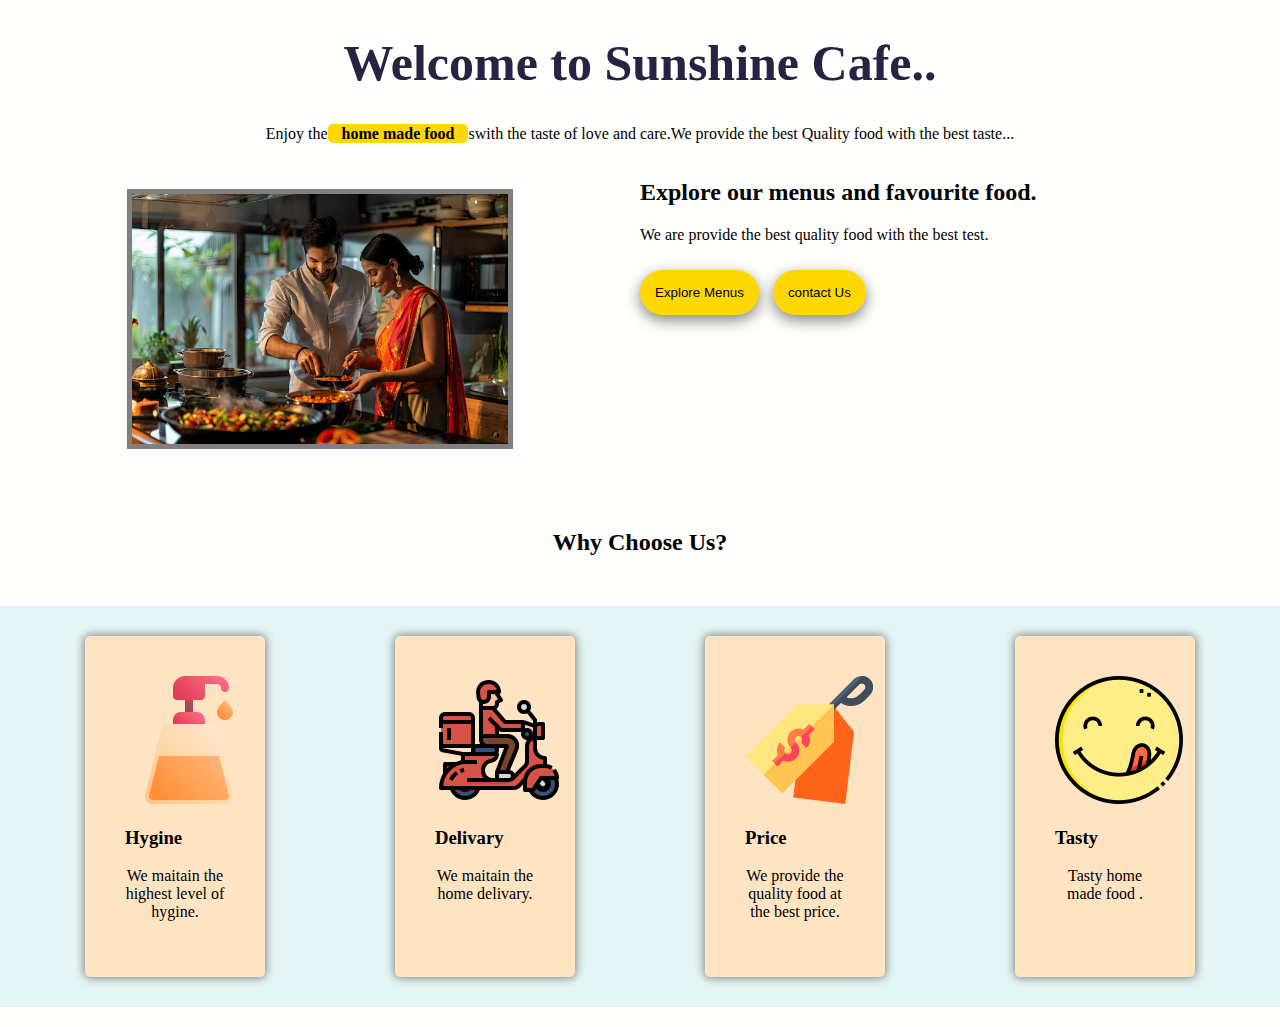
<file: index.html>
<!DOCTYPE html>
<html>
<head>
    <link rel="icon" href="./img/favicon.png" type="image/png">
    <link rel="stylesheet" href="./css/style.css">
    <title>Sunshine Cafe</title>
    <link rel="stylesheet" href="./css/index.css">
    <title>Sunshine Cafe</title>
    <body>
        <h1 class="text-center text-primary dancing-script fs-50">
            Welcome to Sunshine Cafe..
       </h1>
       <p class="text-center">
        Enjoy the<span class="subtitle-highlight"> home made food </span>swith the taste of love and care.We provide the best Quality food with the best taste...
       </p>
       <div class="header-section">
       <div class="header-img-container">
        <img src="./img/kichen.png" class="header-img"/>
        </div>
       
        <div class="header-description-container">
        <h2>Explore our menus and favourite food.</h2>
        <p>
            We are provide the best quality food with the best test.
        </p>
        <a href="./pages/menus.html" class="no-underline">
        <button class="btn btn-primary">Explore Menus</button>
            </a>
            <a href="./pages/contact.html" class="no-underline">
            <button class="btn btn-secondary"> contact Us</button>
            </a>
         </div>
         </div>
      

       <h2 class="text-center why-choose-us-heading">Why Choose Us?</h2>
       <div class="why-choose-us-container">
     
       <div class="why-choose-us-card">
        <img src="./img/why-choose-us/hygine.jpg" alt="Hygine"/>
        <h3> Hygine</h3>
        <p class="text-center">
            We maitain the highest level of hygine.
        </p>
       </div>

       <div class="why-choose-us-card">
        <img src="./img/why-choose-us/delivery.jpg" alt="Hygine"/>
        <h3>Delivary</h3>
        <p class="text-center">
            We maitain the home delivary.
        </p>
       </div>

       <div class="why-choose-us-card">
        <img src="./img/why-choose-us/prise.jpg" alt="Hygine"/>
        <h3> Price</h3>
        <p class="text-center">
            We provide the quality food at the best price.
        </p>
       </div>

       <div class="why-choose-us-card">
        <img src="./img/why-choose-us/tasty.jpg" alt="Hygine"/>
        <h3> Tasty</h3>
        <p class="text-center">
            Tasty home made food .
        </p>
       </div>
       </div>
    
</body>
</html>
</file>
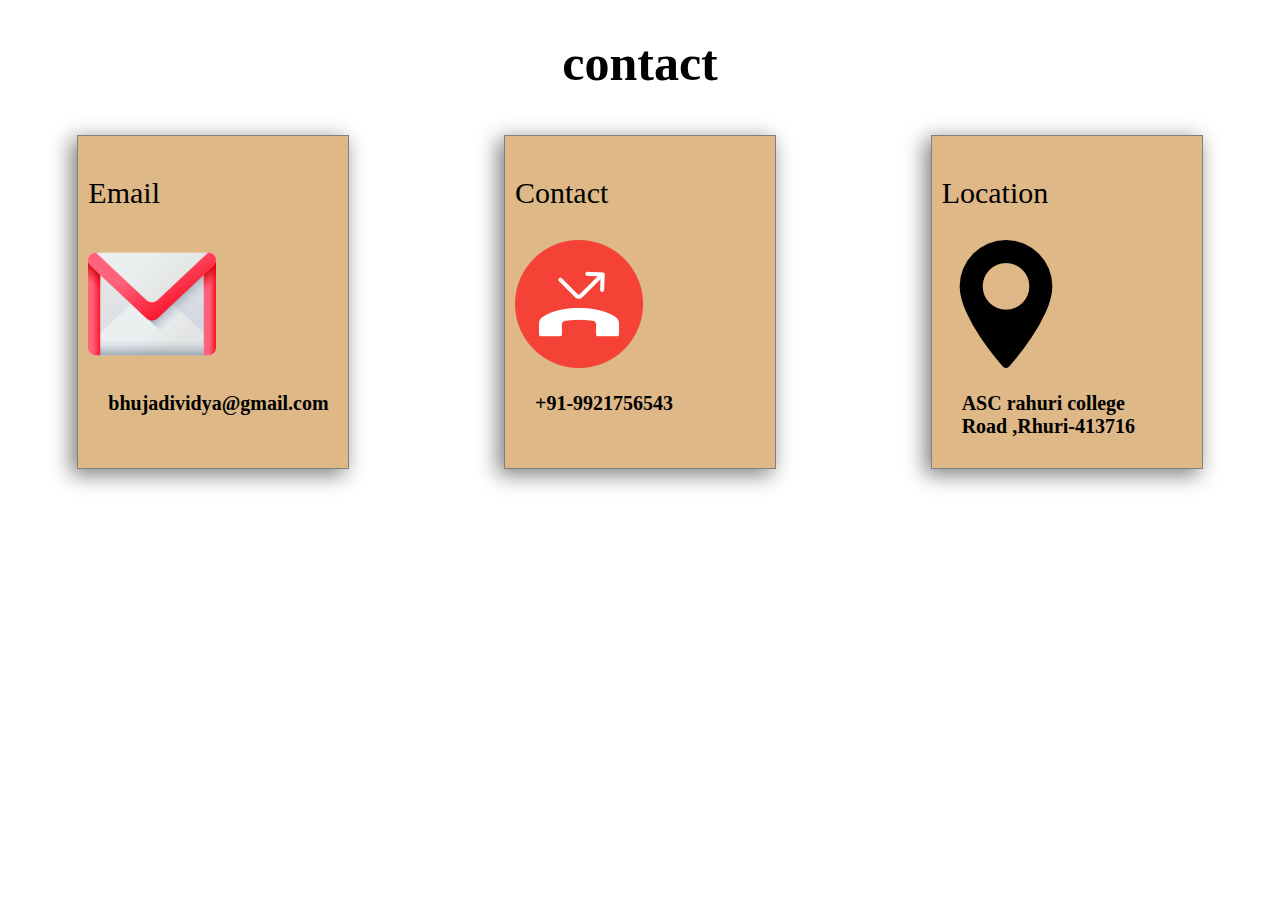
<file: pages/contact.html>
<!DOCTYPE html>
<html>
<head>
    <title>contact</title>
    <link
     rel="icon" href="./..img/favicon.png"
      type="image/png">
    
    <link rel="stylesheet"
    href="./../css//style.css"/>
    <link rel="stylesheet"
    href="./../css//contact.css"/>
    
</head>
<body>
    <h1 class="text-center taxt-primary dancing-script fs-50"> contact </h1>

    <div class="contact-container">

        
        <div class="contact-card">
            <p class="title">Email</p>
        <img
        src="./../img/menus/email.png"
        alt="email"
        class="contact-icon"/>
        <h2 class="contact-title">
           bhujadividya@gmail.com
        </h2>
        </div>

        <div class="contact-card">
            <p class="title"> Contact</p>
        <img
        src="./../img/menus/call.png"
        alt="contact"
        class="contact-icon"/>
        <h2 class="contact-title">
           +91-9921756543
        </h2>
        </div>

        <div class="contact-card">
            <p class="title">Location</p>
        <img
        src="./../img/menus/location.png"
        alt="contact"
        class="contact-icon"/>
        <h2 class="contact-title">
           ASC rahuri college Road ,Rhuri-413716
        </h2>
        </div>


    </div>
    
    
</body>
</html>
</file>
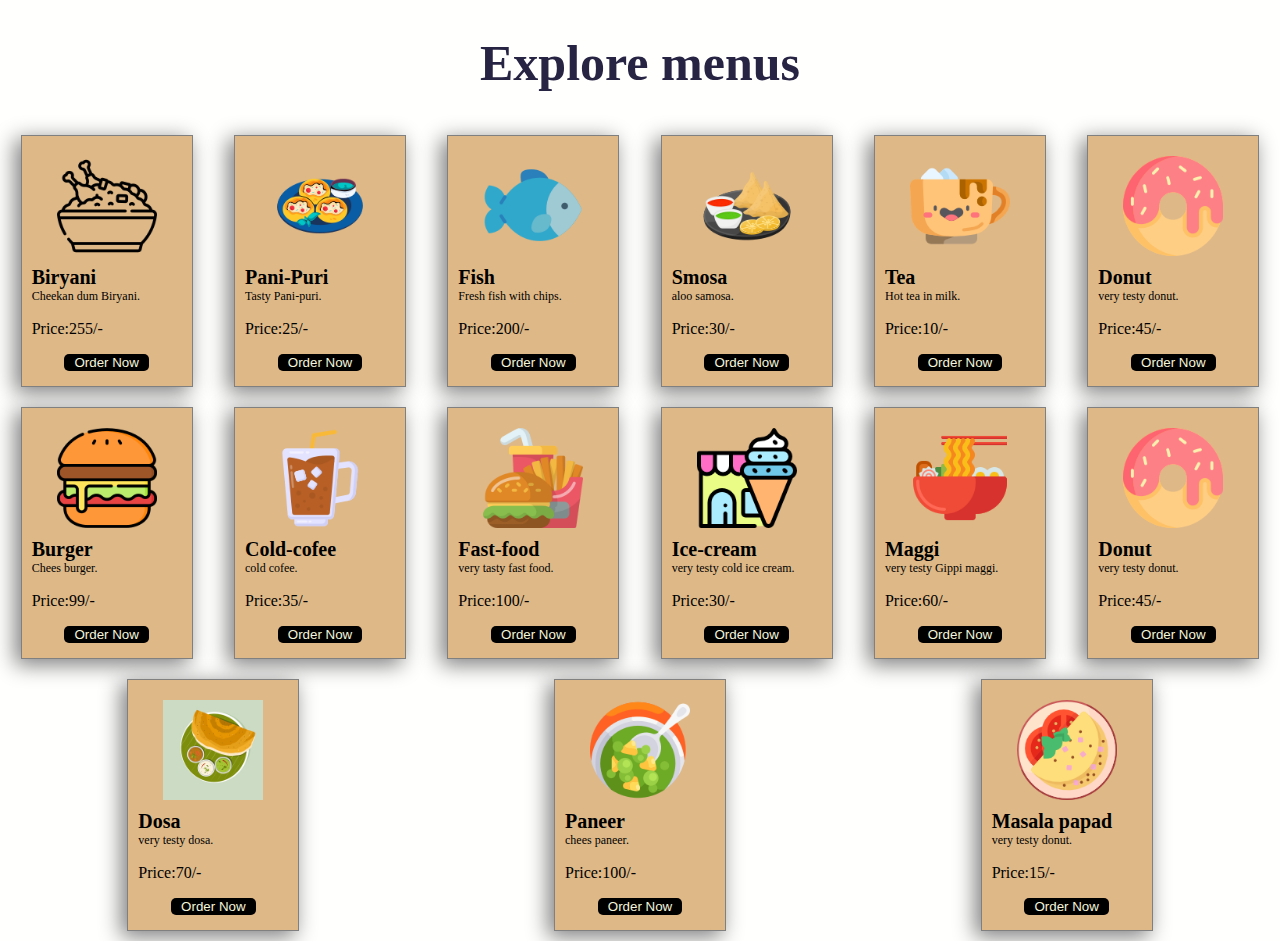
<file: pages/menus.html>
<!DOCTYPE html>
<html>
<head>
    <title>menus</title>
    <link
     rel="icon" href="./..img/favicon.png"
      type="image/png">

      <link rel="stylesheet" href="./../css/style.css"/>
      <link rel="stylesheet" href="./../css/menus.css"/>
      
</head>
<body>
    <h1 class="text-center text-primary dancing-script fs-50">
        Explore menus
    </h1>

    <div class="menus-container">
        <div class="menu-card">
            <img 
            src="./../img/menus/biryani.png"
            alt="Biryani"
            class="menu-icon"/>
            <h2 class="menu-title">Biryani</h2>
            <p class="menu-description">
                Cheekan dum Biryani.
            </p>
            <p>Price:255/-</p>
            <button class="menu-order-button">
                Order Now
            </button>
        </div>

        <div class="menu-card">
            <img 
            src="./../img/menus/pani-puri.png"
            alt="Pani-Puri"
            class="menu-icon"/>
            <h2 class="menu-title">Pani-Puri</h2>
            <p class="menu-description">
                Tasty Pani-puri.
            </p>
            <p>Price:25/-</p>
            <button class="menu-order-button">
                Order Now
            </button>
        </div>

        <div class="menu-card">
            <img 
            src="./../img/menus/fish.png"
            alt="fish"
            class="menu-icon"/>
            <h2 class="menu-title">Fish</h2>
            <p class="menu-description">
                 Fresh fish with chips.
            </p>
            <p>Price:200/-</p>
            <button class="menu-order-button">
                Order Now
            </button>
        </div>

        <div class="menu-card">
            <img 
            src="./../img/menus/samosa.png"
            alt="samosa"
            class="menu-icon"/>
            <h2 class="menu-title">Smosa</h2>
            <p class="menu-description">
                 aloo samosa.
            </p>
            <p>Price:30/-</p>
            <button class="menu-order-button">
                Order Now
            </button>
        </div>

        <div class="menu-card">
            <img 
            src="./../img/menus/tea.png"
            alt="tea"
            class="menu-icon"/>
            <h2 class="menu-title">Tea</h2>
            <p class="menu-description">
                Hot tea in milk.
            </p>
            <p>Price:10/-</p>
            <button class="menu-order-button">
                Order Now
            </button>
        </div>

        <div class="menu-card">
            <img 
            src="./../img/menus/donut.png"
            alt="donut"
            class="menu-icon"/>
            <h2 class="menu-title">Donut</h2>
            <p class="menu-description">
                very testy donut.
            </p>
            <p>Price:45/-</p>
            <button class="menu-order-button">
                Order Now
            </button>
        </div>

        <div class="menu-card">
            <img 
            src="./../img/menus/burger.png"
            alt="burger"
            class="menu-icon"/>
            <h2 class="menu-title">Burger</h2>
            <p class="menu-description">
                Chees burger.
            </p>
            <p>Price:99/-</p>
            <button class="menu-order-button">
                Order Now
            </button>
        </div>

        <div class="menu-card">
            <img 
            src="./../img/menus/cold-cofee.png"
            alt="cold-cofee"
            class="menu-icon"/>
            <h2 class="menu-title">Cold-cofee</h2>
            <p class="menu-description">
                cold cofee.
            </p>
            <p>Price:35/-</p>
            <button class="menu-order-button">
                Order Now
            </button>
        </div>

        <div class="menu-card">
            <img 
            src="./../img/menus/fast-food.png"
            alt="fast-food"
            class="menu-icon"/>
            <h2 class="menu-title">Fast-food</h2>
            <p class="menu-description">
                very tasty fast food.
            </p>
            <p>Price:100/-</p>
            <button class="menu-order-button">
                Order Now
            </button>
        </div>

        <div class="menu-card">
            <img 
            src="./../img/menus/ice-cream.png"
            alt="ice-cream"
            class="menu-icon"/>
            <h2 class="menu-title">Ice-cream</h2>
            <p class="menu-description">
                very testy cold ice cream.
            </p>
            <p>Price:30/-</p>
            <button class="menu-order-button">
                Order Now
            </button>
        </div>

        <div class="menu-card">
            <img 
            src="./../img/menus/maggi.png"
            alt="maggi"
            class="menu-icon"/>
            <h2 class="menu-title">Maggi</h2>
            <p class="menu-description">
                very testy Gippi maggi.
            </p>
            <p>Price:60/-</p>
            <button class="menu-order-button">
                Order Now
            </button>
        </div>

        <div class="menu-card">
            <img 
            src="./../img/menus/donut.png"
            alt="donut"
            class="menu-icon"/>
            <h2 class="menu-title">Donut</h2>
            <p class="menu-description">
                very testy donut.
            </p>
            <p>Price:45/-</p>
            <button class="menu-order-button">
                Order Now
            </button>
        </div>

        <div class="menu-card">
            <img 
            src="./../img/menus/dosa.png"
            alt="dosa"
            class="menu-icon"/>
            <h2 class="menu-title">Dosa</h2>
            <p class="menu-description">
                very testy dosa.
            </p>
            <p>Price:70/-</p>
            <button class="menu-order-button">
                Order Now
            </button>
        </div>


        <div class="menu-card">
            <img 
            src="./../img/menus/paneer.png"
            alt="paneer"
            class="menu-icon"/>
            <h2 class="menu-title">Paneer</h2>
            <p class="menu-description">
                chees paneer.
            </p>
            <p>Price:100/-</p>
            <button class="menu-order-button">
                Order Now
            </button>
        </div>

        <div class="menu-card">
            <img 
            src="./../img/menus/masala papad.png"
            alt="masala papad"
            class="menu-icon"/>
            <h2 class="menu-title">Masala papad</h2>
            <p class="menu-description">
                very testy donut.
            </p>
            <p>Price:15/-</p>
            <button class="menu-order-button">
                Order Now
            </button>
        </div>



    </div>


    
</body>
</html>
</file>
<file: css/style.css>
body{
    background-color:  #fffffe;
    margin: 0;
    padding: 0;
}
.dancing-script{
    font-family: 'Dancing script',cursive;
}
.bg-light{
    background-color:#ffd803 ;
}
.bg-secondary{
    background-color:#e3f6f5 ;
}
.text-primary{
    color:#272343;
}
.text-dark{
    color:#272343;
}
.text-center{
    text-align: center;

}
.btn{
    padding: 15px 15px;
    border-radius: 50px;
    border:none;
    cursor:pointer;
    box-shadow: 0 5px 15px gray;
}
.btn-secondary{
    background-color:#ffd803 ;
    margin: 10px;
}
.btn-primary{
    background-color:#ffd803 ;
}
.no-underline{
    text-decoration: none;
}
.fs-50{
    font-size: 50px;
}
</file>
<file: css/index.css>
.subtitle-highlight{
    background-color:#ffd803 ;
    font-weight: bold;
    padding: 1px 10px;
    border-radius:5px ;
}
.why-choose-us-heading{
    margin:50px 10px;
}
.why-choose-us-container{
    display: flex;
    justify-content: space-around;
    background-color:#e3f6f5;
    margin: 20px 0;
    padding: 20px;
}
.why-choose-us-card{
    background-color:bisque;
    width:100px;
    padding: 40px;
    margin: 8px;
    border-radius: 5px;
    margin:10px ;
    box-shadow:0 0 10px 1px grey ;
}
.why-choose-us-img{
    height: 40px;
    display: block;
    margin:10px auto ;
}
.header-section{
    display: flex;
}
.header-img-container{
    width: 50%;
}
.header-description-container{
    width: 50%;
}
.header-img{
    height: 250px;
    border: 5px solid gray;
    display: block;
    margin:30px auto;

}
</file>
<file: css/contact.css>
.contact-card{
    background-color:burlywood;
    width: 250px;
    padding: 10px;
    margin:10px ;
    box-shadow: -5px 5px 20px 1px gray;
    border: 0.5px solid #808080;
}
.contct-icon{
    height: 80px;
    display: block;
    margin: 10px auto ;
}.contact-title{
    margin: 10px;
    padding: 10px;
    font-size: 20px;
}.title{
    font-size: 30px;
    color: black;
}
.contact-container{
    display: flex;
    justify-content: space-around;
    cursor: pointer;

}
</file>
<file: css/menus.css>
.menu-card{
    background-color: burlywood;
    width: 150px;
    padding: 10px;
    margin:10px ;
    box-shadow: -5px 5px 20px 1px gray;
    border: 0.5px solid #808080;
}
.menu-icon{
    height: 100px;
    display: block;
    margin: 10px auto;
}
.menu-card:hover{
    box-shadow: -5px 5px 10px 1px pink;
    cursor: pointer;
}
.menu-title{
    margin: 0;
    padding: 0;
    font-size: 20px;
}.menu-description{
    font-size: 12px;
     margin-top: 0px ;
}
.menu-order-button{
    background-color: black;
    color: beige;
    border-radius: 5px;
    border: none;
    padding: 1px 10px;
    display:  block;
    margin:5px auto ;
}
.menus-order-button:hover{
    transition: 0.5s;
    border-radius: 25px;
    cursor: pointer;

}
.menus-container{
    display: flex;
    justify-content: space-around;
    flex-wrap: wrap;
    
}
</file>
